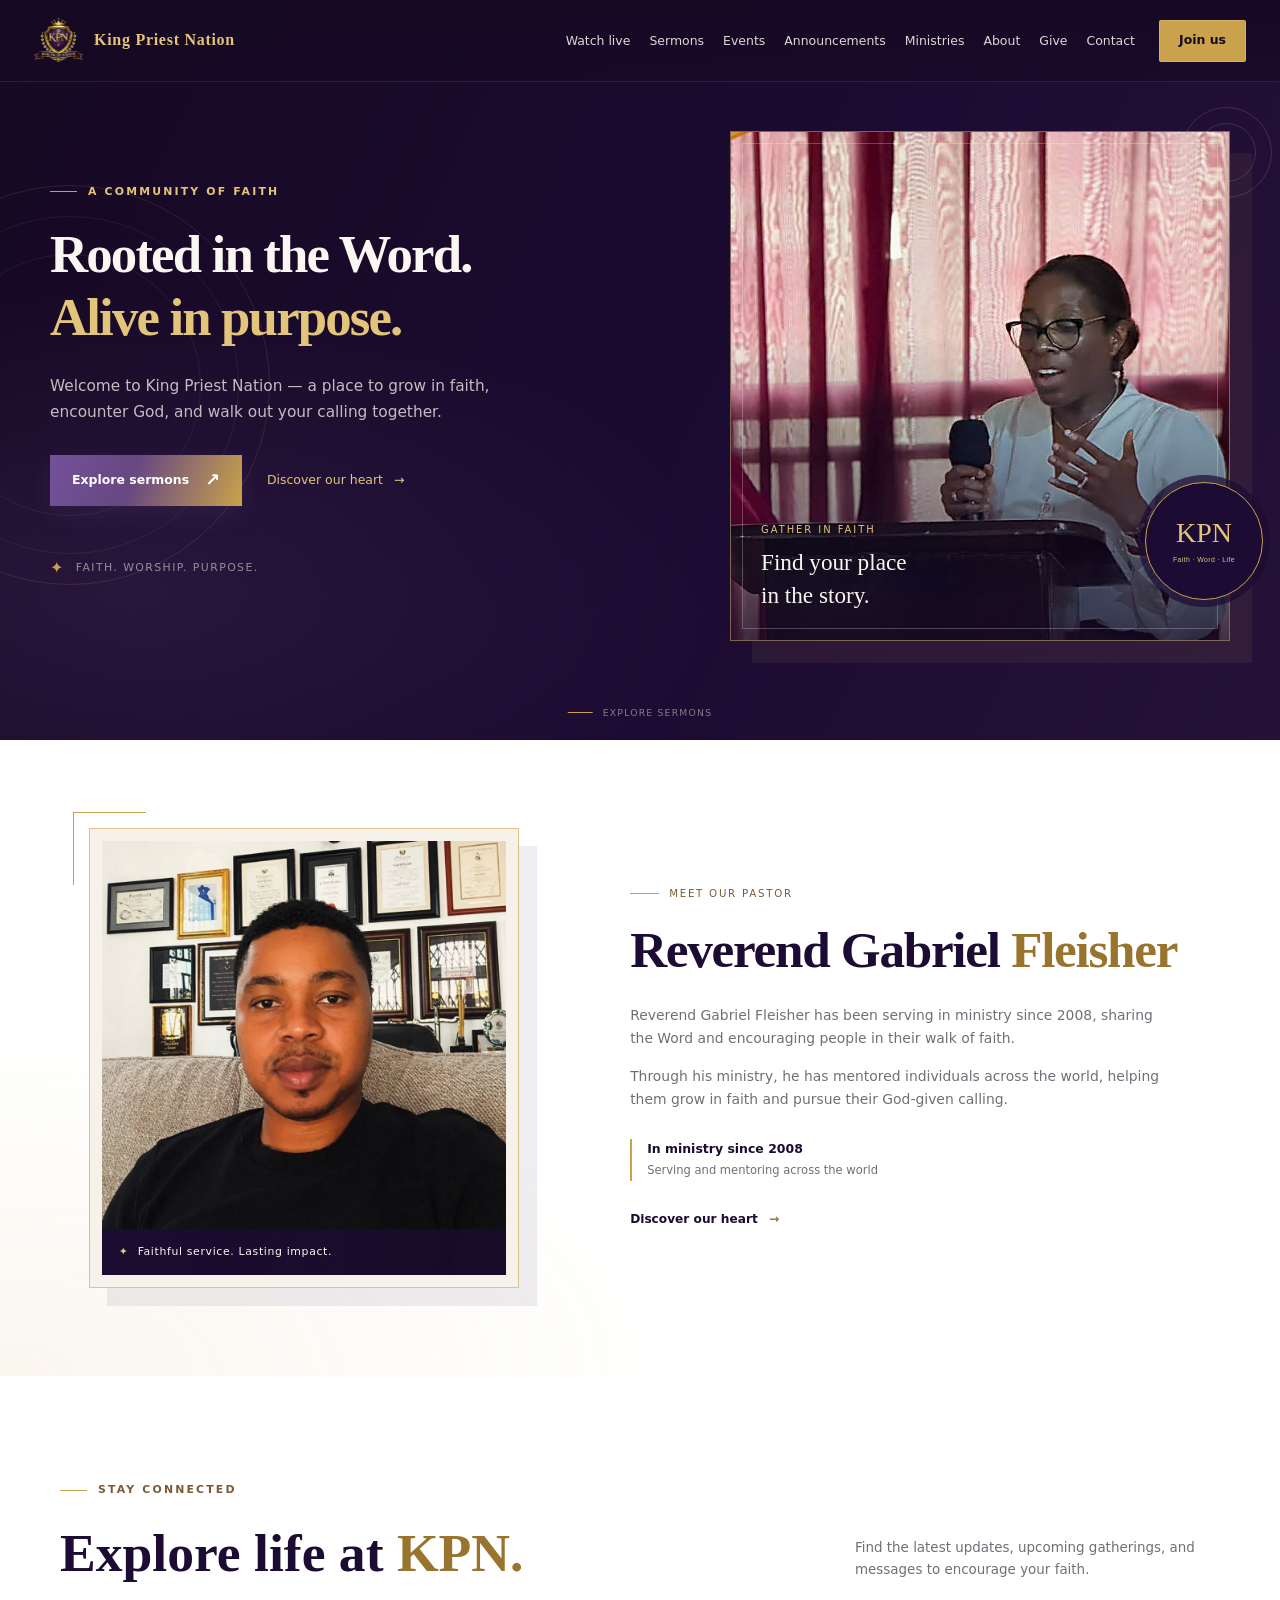
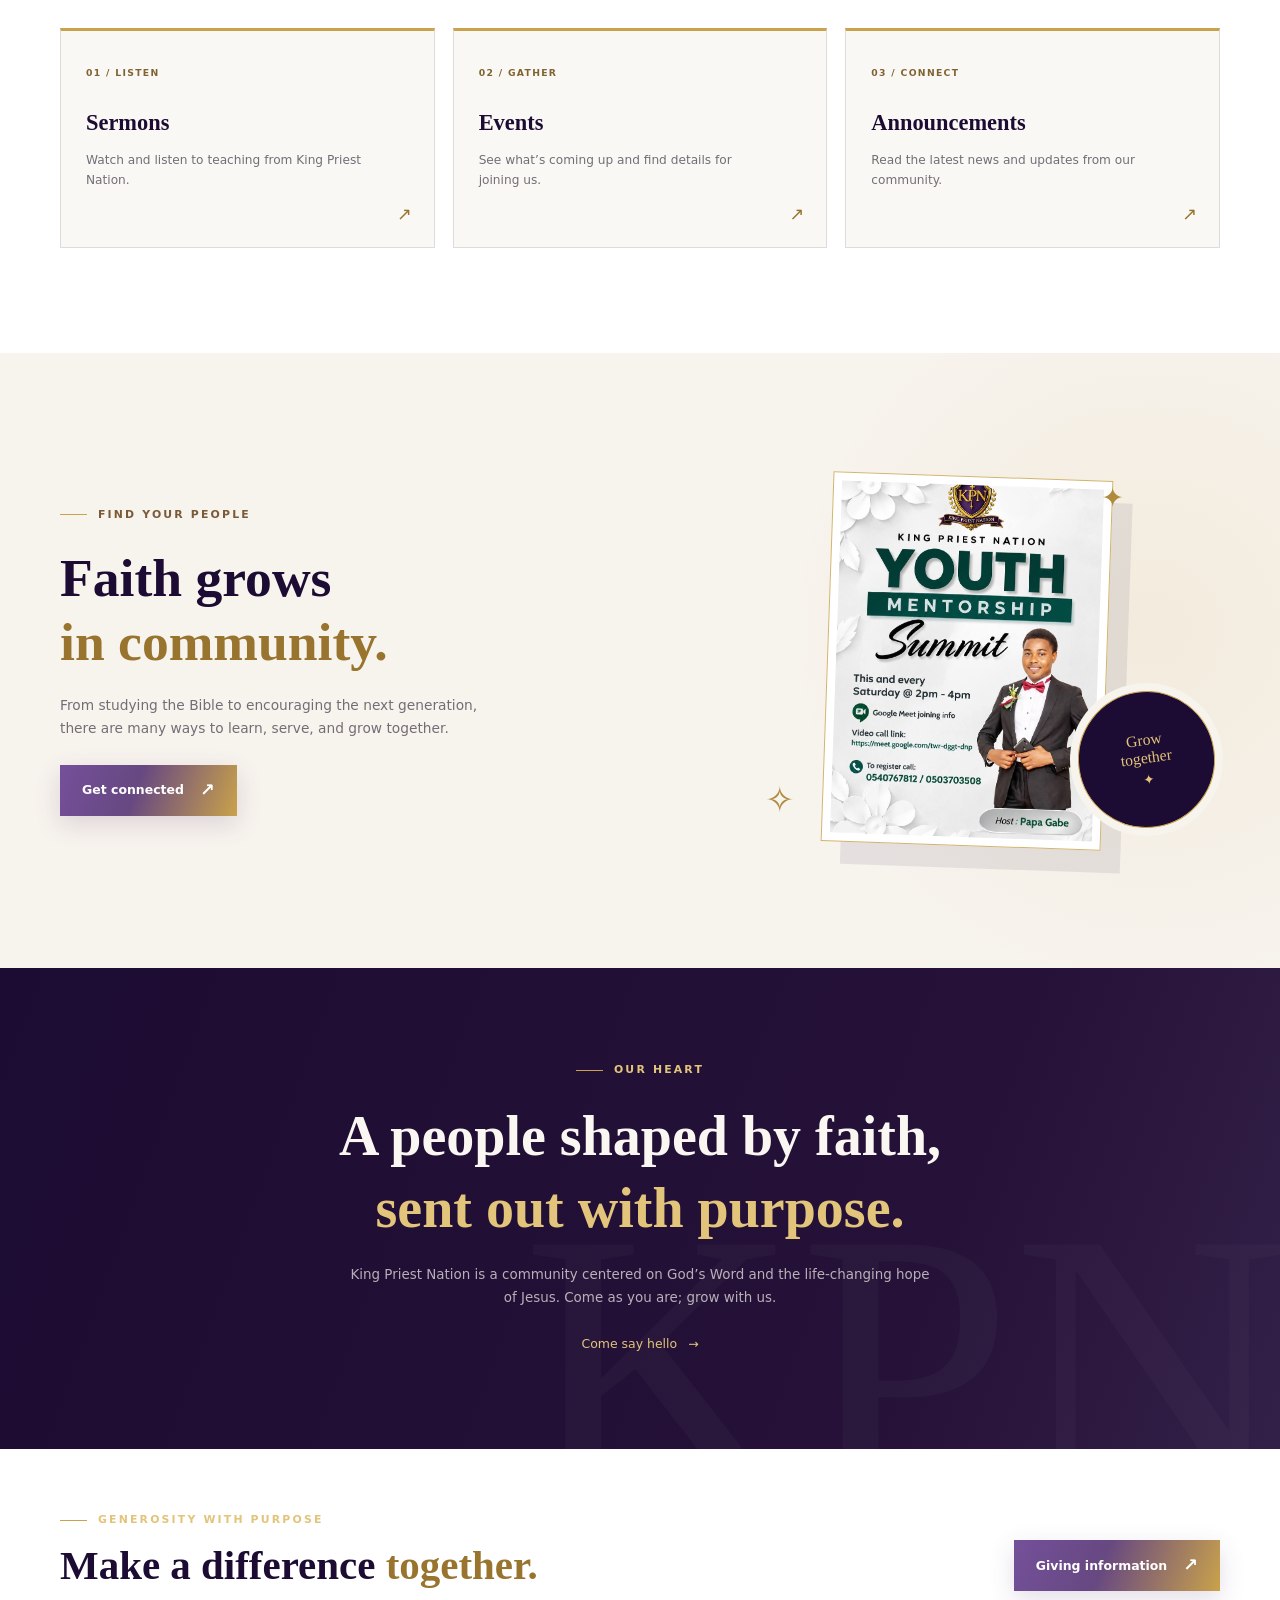
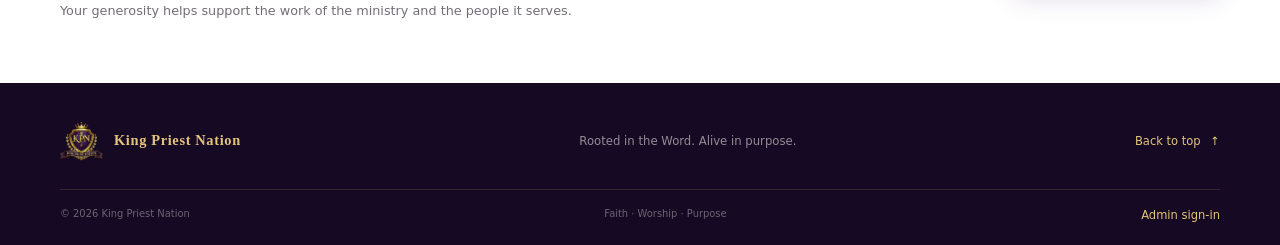
<file: KPN-theme-preview/index.html>
<!DOCTYPE html>
<html lang="en">
<head>
  <meta charset="UTF-8">
  <meta http-equiv="Content-Security-Policy" content="default-src 'self'; script-src 'self' https://www.gstatic.com https://www.googleapis.com https://apis.google.com https://www.recaptcha.net https://www.google.com; style-src 'self' 'unsafe-inline' https://fonts.googleapis.com; font-src https://fonts.gstatic.com; img-src 'self' data:; connect-src 'self' https://*.googleapis.com https://*.firebaseio.com wss://*.firebaseio.com; frame-src https://www.google.com https://www.recaptcha.net https://kpn-site-fb660.firebaseapp.com; object-src 'none'; base-uri 'self'; form-action 'self'">
  <meta name="viewport" content="width=device-width, initial-scale=1">
  <meta name="theme-color" content="#1c0b32">
  <meta name="description" content="King Priest Nation: a community rooted in faith, worship, and the Word.">
  <title>King Priest Nation | Faith. Worship. Purpose.</title>
  <link rel="preconnect" href="https://fonts.googleapis.com">
  <link rel="preconnect" href="https://fonts.gstatic.com" crossorigin>
  <link href="https://fonts.googleapis.com/css2?family=Cinzel:wght@600;700&family=Poppins:wght@400;500;600;700&display=swap" rel="stylesheet">
  <link rel="stylesheet" href="style.css">
</head>
<body>
  <div id="header-component"></div>

  <main>
    <div id="hero-component"></div>
    <div id="welcome-component"></div>
    <section class="section home-content-links" aria-labelledby="content-links-title">
      <div class="section-heading">
        <div>
          <p class="eyebrow eyebrow-dark"><span></span> Stay connected</p>
          <h2 id="content-links-title">Explore life at <em>KPN.</em></h2>
        </div>
        <p class="section-intro">Find the latest updates, upcoming gatherings, and messages to encourage your faith.</p>
      </div>
      <div class="content-link-grid">
        <a class="content-link-card" href="sermons.html">
          <span class="content-link-number">01 / LISTEN</span>
          <h3>Sermons</h3>
          <p>Watch and listen to teaching from King Priest Nation.</p>
          <span class="content-link-arrow" aria-hidden="true">↗</span>
        </a>
        <a class="content-link-card" href="events.html">
          <span class="content-link-number">02 / GATHER</span>
          <h3>Events</h3>
          <p>See what’s coming up and find details for joining us.</p>
          <span class="content-link-arrow" aria-hidden="true">↗</span>
        </a>
        <a class="content-link-card" href="announcements.html">
          <span class="content-link-number">03 / CONNECT</span>
          <h3>Announcements</h3>
          <p>Read the latest news and updates from our community.</p>
          <span class="content-link-arrow" aria-hidden="true">↗</span>
        </a>
      </div>
    </section>
    <div id="ministries-component"></div>
    <div id="about-component"></div>
    <div id="giving-component"></div>
    <div id="footer-component"></div>
  </main>

  <script src="component-loader.js"></script>
  <script src="header.js"></script>
  <script src="hero.js"></script>
  <script src="welcome.js"></script>
  <script src="ministries.js"></script>
  <script src="about.js"></script>
  <script src="giving.js"></script>
  <script src="footer.js"></script>
  <script src="script.js"></script>
</body>
</html>
</file>
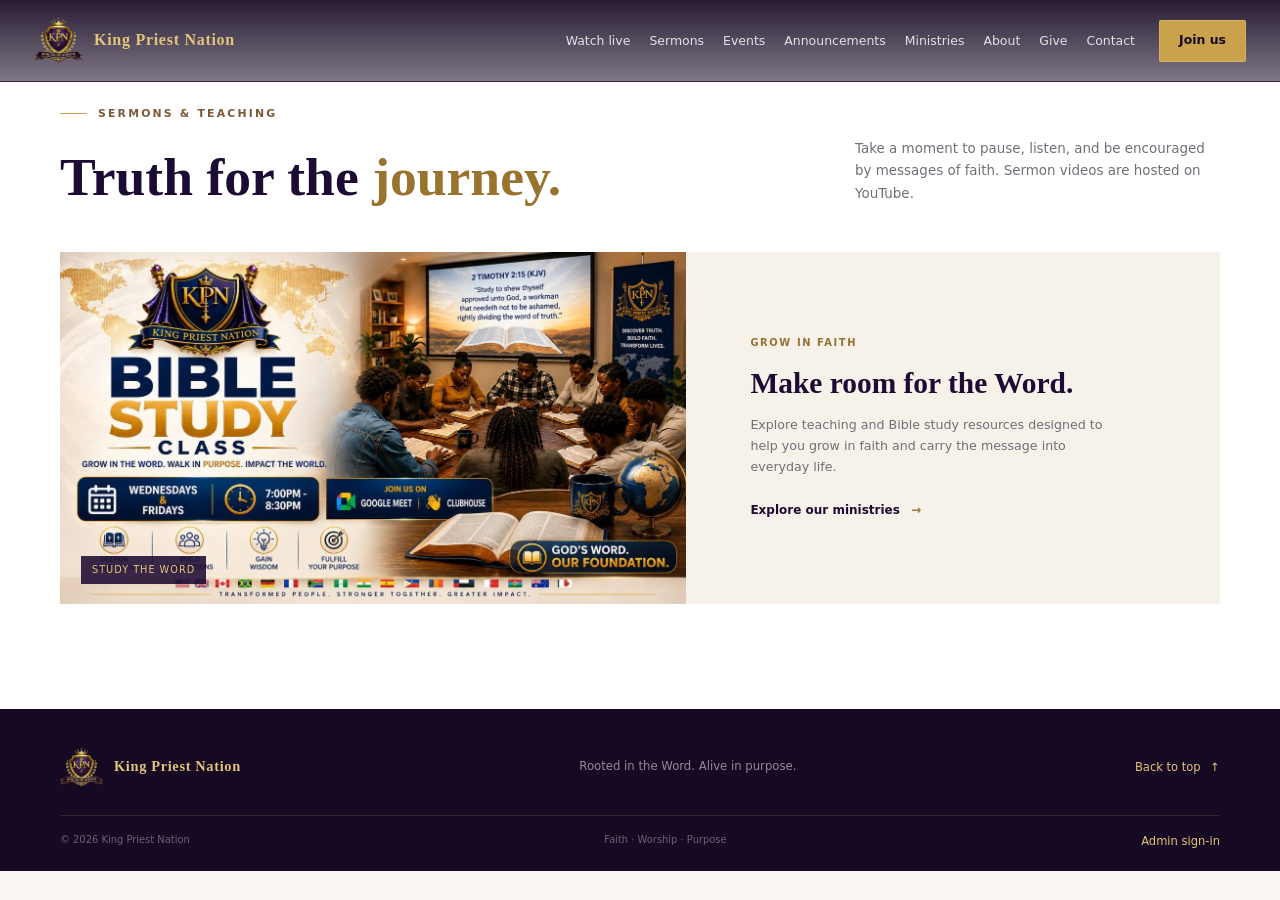
<file: KPN-theme-preview/sermons.html>
<!DOCTYPE html>
<html lang="en">
<head>
  <meta charset="UTF-8">
  <meta http-equiv="Content-Security-Policy" content="default-src 'self'; script-src 'self' https://www.gstatic.com https://www.googleapis.com https://apis.google.com https://www.recaptcha.net https://www.google.com; style-src 'self' 'unsafe-inline' https://fonts.googleapis.com; font-src https://fonts.gstatic.com; img-src 'self' data:; connect-src 'self' https://*.googleapis.com https://*.firebaseio.com wss://*.firebaseio.com; frame-src https://www.google.com https://www.recaptcha.net https://kpn-site-fb660.firebaseapp.com; object-src 'none'; base-uri 'self'; form-action 'self'">
  <meta name="viewport" content="width=device-width, initial-scale=1">
  <meta name="theme-color" content="#1c0b32">
  <meta name="description" content="Sermons and Bible teaching from King Priest Nation.">
  <title>Sermons | King Priest Nation</title>
  <link rel="preconnect" href="https://fonts.googleapis.com">
  <link rel="preconnect" href="https://fonts.gstatic.com" crossorigin>
  <link href="https://fonts.googleapis.com/css2?family=Cinzel:wght@600;700&family=Poppins:wght@400;500;600;700&display=swap" rel="stylesheet">
  <link rel="stylesheet" href="style.css">
</head>
<body>
  <div id="header-component"></div>
  <main class="content-page">
    <div id="sermons-component"></div>
  </main>
  <div id="footer-component"></div>
  <script src="component-loader.js"></script>
  <script src="header.js"></script>
  <script src="footer.js"></script>
  <script src="sermons.js"></script>
  <script src="script.js"></script>
</body>
</html>
</file>
<file: KPN-theme-preview/style.css>
:root {
  --purple-950: #160923;
  --purple-900: #1c0b32;
  --purple-800: #27123e;
  --purple-700: #35204e;
  --purple-500: #60447e;
  --gold: #c9a24b;
  --gold-light: #e2c47a;
  --cream: #faf7f2;
  --ink: #211b25;
  --muted: #746d77;
  --header-h: 82px;
}

* { box-sizing: border-box; margin: 0; padding: 0; }
html { scroll-behavior: smooth; scroll-padding-top: var(--header-h); }
body {
  font-family: "Poppins", system-ui, sans-serif;
  background: var(--cream);
  color: var(--cream);
  line-height: 1.65;
}
a { color: inherit; text-decoration: none; }
img { display: block; max-width: 100%; }
ul { list-style: none; }
:focus-visible { outline: 2px solid var(--gold-light); outline-offset: 4px; }

.site-header {
  position: fixed;
  inset: 0 0 auto;
  z-index: 100;
  height: var(--header-h);
  background: linear-gradient(to bottom, rgba(22, 9, 35, .92), rgba(22, 9, 35, .55));
  border-bottom: 1px solid rgba(226, 196, 122, .12);
  transition: background .25s ease, box-shadow .25s ease;
}
.site-header.scrolled,
.site-header.menu-open {
  background: rgba(28, 11, 50, .97);
  box-shadow: 0 8px 24px rgba(0, 0, 0, .16);
}
.header-inner {
  max-width: 1280px;
  height: 100%;
  margin: 0 auto;
  padding: 0 34px;
  display: flex;
  align-items: center;
  justify-content: space-between;
  gap: 24px;
}
.brand { display: flex; align-items: center; gap: 11px; flex-shrink: 0; }
.brand-logo { width: 49px; height: 49px; object-fit: contain; }
.brand-name {
  font-family: "Cinzel", Georgia, serif;
  font-weight: 700;
  font-size: 1rem;
  letter-spacing: .045em;
  color: var(--gold-light);
  white-space: nowrap;
}
.site-nav { display: flex; align-items: center; gap: 24px; }
.site-nav ul { display: flex; align-items: center; gap: 19px; }
.site-nav ul a {
  position: relative;
  padding: 8px 0;
  color: rgba(250, 247, 242, .87);
  font-size: .78rem;
  font-weight: 500;
  white-space: nowrap;
  transition: color .2s ease;
}
.site-nav ul a::after {
  position: absolute;
  right: 0;
  bottom: 2px;
  left: 0;
  height: 1px;
  background: var(--gold);
  content: "";
  transform: scaleX(0);
  transform-origin: left;
  transition: transform .2s ease;
}
.site-nav ul a:hover { color: var(--gold-light); }
.site-nav ul a:hover::after { transform: scaleX(1); }
.btn-gold {
  display: inline-flex;
  justify-content: center;
  align-items: center;
  min-height: 42px;
  padding: 0 19px;
  border: 1px solid rgba(226, 196, 122, .5);
  border-radius: 2px;
  background: var(--gold);
  color: var(--purple-950);
  font-size: .78rem;
  font-weight: 700;
  white-space: nowrap;
  transition: transform .2s ease, background .2s ease;
}
.btn-gold:hover { background: var(--gold-light); transform: translateY(-2px); }
.menu-toggle {
  display: none;
  width: 44px;
  height: 44px;
  background: none;
  border: 0;
  cursor: pointer;
  flex-direction: column;
  align-items: center;
  justify-content: center;
  gap: 6px;
}
.menu-toggle span {
  width: 24px;
  height: 2px;
  background: var(--gold-light);
  transition: transform .25s ease, opacity .2s ease;
}
.menu-toggle[aria-expanded="true"] span:nth-child(1) { transform: translateY(8px) rotate(45deg); }
.menu-toggle[aria-expanded="true"] span:nth-child(2) { opacity: 0; }
.menu-toggle[aria-expanded="true"] span:nth-child(3) { transform: translateY(-8px) rotate(-45deg); }

.hero {
  position: relative;
  min-height: 740px;
  overflow: hidden;
  background:
    radial-gradient(ellipse at 10% 80%, rgba(96, 68, 126, .22), transparent 36%),
    linear-gradient(115deg, var(--purple-950) 0%, var(--purple-900) 59%, #261238 100%);
}
.hero-glow {
  position: absolute;
  top: 25%;
  left: -130px;
  width: 400px;
  height: 400px;
  border: 1px solid rgba(226, 196, 122, .12);
  border-radius: 50%;
}
.hero-glow::before,
.hero-glow::after {
  position: absolute;
  border: 1px solid rgba(226, 196, 122, .08);
  border-radius: 50%;
  content: "";
}
.hero-glow::before { inset: 30px; }
.hero-glow::after { inset: 68px; }
.hero-inner {
  position: relative;
  z-index: 1;
  display: grid;
  grid-template-columns: 1.04fr .96fr;
  align-items: center;
  gap: 5%;
  width: min(1180px, calc(100% - 80px));
  min-height: 740px;
  margin: 0 auto;
  padding: 112px 0 80px;
}
.hero-copy { position: relative; z-index: 2; padding: 20px 0 28px; }
.eyebrow {
  display: flex;
  align-items: center;
  gap: 11px;
  margin-bottom: 22px;
  color: var(--gold-light);
  font-size: .68rem;
  font-weight: 600;
  letter-spacing: .2em;
  text-transform: uppercase;
}
.eyebrow > span {
  width: 27px;
  height: 1px;
  background: var(--gold);
}
.hero h1,
.section h2,
.about-band h2,
.give-section h2 {
  font-family: "Cinzel", Georgia, serif;
  font-weight: 600;
  line-height: 1.21;
}
.hero h1 { max-width: 700px; font-size: clamp(2.6rem, 4.5vw, 3.3rem); letter-spacing: -.035em; }
.hero h1 em,
.section h2 em,
.about-band h2 em,
.give-section h2 em,
.ministry-copy h2 em {
  color: var(--gold-light);
  font-weight: 600;
  font-style: normal;
}
.hero-description {
  max-width: 480px;
  margin: 24px 0 30px;
  color: rgba(250, 247, 242, .75);
  font-size: .96rem;
}
.hero-actions { display: flex; flex-wrap: wrap; align-items: center; gap: 25px; }
.btn-gradient {
  display: inline-flex;
  align-items: center;
  justify-content: center;
  gap: 16px;
  min-height: 51px;
  padding: 0 22px;
  border: 0;
  background: linear-gradient(110deg, #74509a 0%, #674881 43%, #c9a24b 100%);
  box-shadow: 0 8px 25px rgba(105, 73, 128, .19);
  color: #fff;
  font-size: .78rem;
  font-weight: 600;
  transition: filter .2s ease, transform .2s ease;
}
.btn-gradient span { font-size: 1.1rem; }
.btn-gradient:hover { filter: brightness(1.1); transform: translateY(-2px); }
.text-link { color: var(--gold-light); font-size: .78rem; font-weight: 500; }
.text-link span { margin-left: 7px; transition: margin .2s ease; }
.text-link:hover span { margin-left: 12px; }
.hero-note {
  display: flex;
  align-items: center;
  gap: 11px;
  margin-top: 49px;
  color: rgba(250, 247, 242, .53);
  font-size: .68rem;
  letter-spacing: .13em;
  text-transform: uppercase;
}
.note-mark { color: var(--gold); font-size: 1rem; }
.hero-visual { position: relative; width: min(100%, 500px); justify-self: end; }
.hero-photo-wrap {
  position: relative;
  z-index: 1;
  width: 100%;
  height: 510px;
  overflow: hidden;
  border: 1px solid rgba(226, 196, 122, .48);
  box-shadow: 22px 22px 0 rgba(201, 162, 75, .08);
}
.hero-photo-wrap::before {
  position: absolute;
  z-index: 2;
  inset: 11px;
  border: 1px solid rgba(250, 247, 242, .25);
  content: "";
  pointer-events: none;
}
.hero-photo { width: 100%; height: 100%; object-fit: cover; object-position: center 38%; }
.photo-shade {
  position: absolute;
  inset: 0;
  background: linear-gradient(180deg, rgba(28, 11, 50, .02) 40%, rgba(22, 9, 35, .8) 100%);
}
.photo-caption { position: absolute; right: 30px; bottom: 29px; left: 30px; display: flex; flex-direction: column; }
.caption-kicker { color: var(--gold-light); font-size: .62rem; letter-spacing: .2em; text-transform: uppercase; }
.caption-title { margin-top: 8px; font-family: "Cinzel", Georgia, serif; font-size: 1.45rem; line-height: 1.4; }
.hero-seal {
  position: absolute;
  z-index: 2;
  right: -33px;
  bottom: 41px;
  display: flex;
  width: 118px;
  height: 118px;
  align-items: center;
  justify-content: center;
  flex-direction: column;
  border: 1px solid var(--gold);
  border-radius: 50%;
  background: var(--purple-900);
  box-shadow: 0 0 0 7px rgba(28, 11, 50, .7);
  color: var(--gold-light);
  font-family: "Cinzel", Georgia, serif;
}
.hero-seal span { font-size: 1.75rem; line-height: 1.15; }
.hero-seal small { margin-top: 5px; font-family: "Poppins", sans-serif; font-size: .43rem; letter-spacing: .06em; }
.hero-orbit { position: absolute; border: 1px solid rgba(226, 196, 122, .18); border-radius: 50%; }
.hero-orbit-one { top: -24px; right: -42px; width: 91px; height: 91px; }
.hero-orbit-two { top: -8px; right: -26px; width: 59px; height: 59px; }
.scroll-cue {
  position: absolute;
  bottom: 20px;
  left: 50%;
  display: flex;
  align-items: center;
  gap: 10px;
  color: rgba(250, 247, 242, .47);
  font-size: .58rem;
  letter-spacing: .13em;
  text-transform: uppercase;
  transform: translateX(-50%);
}
.scroll-cue span { width: 25px; height: 1px; background: var(--gold); }

.pastor-intro {
  position: relative;
  overflow: hidden;
  padding: 88px 40px;
  background:
    radial-gradient(ellipse at 0% 100%, rgba(201, 162, 75, .09), transparent 38%),
    #fff;
  color: var(--ink);
}
.pastor-inner {
  display: grid;
  width: min(100%, 1120px);
  grid-template-columns: .88fr 1.12fr;
  align-items: center;
  gap: clamp(48px, 8vw, 104px);
  margin: 0 auto;
}
.pastor-portrait {
  position: relative;
  width: min(100%, 430px);
  justify-self: center;
  padding: 12px;
  border: 1px solid rgba(201, 162, 75, .58);
  background: #f6f1e9;
  box-shadow: 18px 18px 0 rgba(53, 32, 78, .08);
}
.pastor-portrait::before {
  position: absolute;
  z-index: 0;
  top: -17px;
  left: -17px;
  width: 72px;
  height: 72px;
  border-top: 1px solid var(--gold);
  border-left: 1px solid var(--gold);
  content: "";
}
.pastor-portrait img {
  position: relative;
  z-index: 1;
  width: 100%;
  aspect-ratio: 4 / 4.3;
  object-fit: cover;
  object-position: center 28%;
}
.pastor-portrait-caption {
  position: absolute;
  z-index: 2;
  right: 12px;
  bottom: 12px;
  left: 12px;
  display: flex;
  align-items: center;
  gap: 9px;
  padding: 14px 17px;
  background: linear-gradient(90deg, rgba(28, 11, 50, .94), rgba(28, 11, 50, .72));
  color: var(--cream);
  font-size: .68rem;
  letter-spacing: .06em;
}
.pastor-caption-mark { color: var(--gold-light); }
.pastor-copy { max-width: 570px; }
.pastor-eyebrow {
  display: flex;
  align-items: center;
  gap: 10px;
  margin-bottom: 17px;
  color: #7b5a38;
  font-size: .64rem;
  letter-spacing: .17em;
  text-transform: uppercase;
}
.pastor-eyebrow span { width: 29px; height: 1px; background: var(--gold); }
.pastor-copy h2 {
  margin-bottom: 24px;
  color: var(--purple-900);
  font-family: "Cinzel", Georgia, serif;
  font-size: clamp(2.15rem, 4vw, 3.25rem);
  font-weight: 600;
  line-height: 1.2;
  letter-spacing: -.025em;
}
.pastor-copy h2 em { color: #98742e; font-style: normal; }
.pastor-copy > p:not(.pastor-eyebrow) {
  max-width: 530px;
  margin-bottom: 15px;
  color: var(--muted);
  font-size: .87rem;
}
.pastor-ministry-note {
  display: flex;
  align-items: center;
  gap: 15px;
  margin: 27px 0 24px;
  color: var(--muted);
  font-size: .72rem;
  line-height: 1.8;
}
.pastor-ministry-note strong { color: var(--purple-900); font-size: .78rem; }
.pastor-note-line { width: 2px; height: 42px; background: var(--gold); }
.pastor-link {
  color: var(--purple-900);
  font-size: .76rem;
  font-weight: 600;
}
.pastor-link span { margin-left: 7px; color: #98742e; transition: margin .2s ease; }
.pastor-link:hover span { margin-left: 12px; }

.announcements-section { background: #fff; color: var(--ink); }
.announcements-heading { display: flex; align-items: end; justify-content: space-between; gap: 40px; margin-bottom: 38px; }
.announcements-heading h2 {
  color: var(--purple-900);
  font-family: "Cinzel", Georgia, serif;
  font-size: clamp(2rem, 4.3vw, 3.2rem);
  font-weight: 600;
  line-height: 1.22;
}
.announcements-heading h2 em { color: #98742e; font-style: normal; }
.announcements-heading .section-intro { max-width: 365px; padding-bottom: 5px; color: var(--muted); font-size: .84rem; }
.announcement-list { display: grid; grid-template-columns: repeat(3, minmax(0, 1fr)); gap: 18px; }
.announcement-card {
  min-height: 190px;
  padding: 25px 24px;
  border: 1px solid rgba(53, 32, 78, .1);
  border-top: 3px solid var(--gold);
  background: #faf8f4;
}
.announcement-label { margin-bottom: 10px; color: #806333; font-size: .58rem; font-weight: 600; letter-spacing: .15em; text-transform: uppercase; }
.announcement-card h3 { color: var(--purple-900); font-family: "Cinzel", Georgia, serif; font-size: 1.07rem; line-height: 1.4; }
.announcement-body { margin-top: 12px; color: var(--muted); font-size: .76rem; white-space: pre-wrap; overflow-wrap: anywhere; }
.announcement-state { grid-column: 1 / -1; padding: 26px; border: 1px solid rgba(53, 32, 78, .1); color: var(--muted); font-size: .8rem; text-align: center; }
.content-page { min-height: 65vh; background: var(--cream); }
.home-content-links { background: #fff; color: var(--ink); }
.content-link-grid { display: grid; grid-template-columns: repeat(3, minmax(0, 1fr)); gap: 18px; }
.content-link-card {
  position: relative;
  min-height: 220px;
  padding: 27px 25px;
  border: 1px solid rgba(53, 32, 78, .13);
  border-top: 3px solid var(--gold);
  background: #faf8f4;
  color: var(--ink);
  transition: transform .2s ease, box-shadow .2s ease;
}
.content-link-card:hover { transform: translateY(-4px); box-shadow: 0 15px 30px rgba(32, 22, 39, .08); }
.content-link-number { color: #806333; font-size: .58rem; font-weight: 600; letter-spacing: .14em; }
.content-link-card h3 { margin-top: 21px; color: var(--purple-900); font-family: "Cinzel", Georgia, serif; font-size: 1.4rem; }
.content-link-card p { max-width: 280px; margin-top: 8px; color: var(--muted); font-size: .76rem; }
.content-link-arrow { position: absolute; right: 22px; bottom: 18px; color: #98742e; font-size: 1.1rem; }

.section { padding: 105px max(40px, calc((100% - 1160px) / 2)); }
.sermons-section { background: #fff; color: var(--ink); }
.section-heading { display: flex; align-items: end; justify-content: space-between; gap: 40px; margin-bottom: 42px; }
.eyebrow-dark { color: #7b5a38; }
.section h2,
.ministry-copy h2 { font-size: clamp(2rem, 4.3vw, 3.35rem); color: var(--purple-900); }
.section h2 em,
.ministry-copy h2 em { color: #98742e; }
.section-intro { max-width: 365px; padding-bottom: 5px; color: var(--muted); font-size: .84rem; }
.sermon-feature {
  display: grid;
  grid-template-columns: 1.08fr .92fr;
  min-height: 330px;
  background: #f6f1e9;
}
.sermon-image { position: relative; min-height: 330px; overflow: hidden; background: var(--purple-900); }
.sermon-image img { width: 100%; height: 100%; min-height: 330px; object-fit: cover; object-position: center; }
.image-tag {
  position: absolute;
  bottom: 20px;
  left: 21px;
  padding: 6px 11px;
  background: rgba(28, 11, 50, .87);
  color: var(--gold-light);
  font-size: .61rem;
  letter-spacing: .1em;
  text-transform: uppercase;
}
.sermon-copy { display: flex; align-items: flex-start; justify-content: center; flex-direction: column; padding: 40px clamp(28px, 5vw, 66px); }
.content-label { color: #957234; font-size: .62rem; font-weight: 600; letter-spacing: .16em; text-transform: uppercase; }
.sermon-copy h3 { margin: 13px 0; color: var(--purple-900); font-family: "Cinzel", Georgia, serif; font-size: clamp(1.4rem, 2.3vw, 2rem); font-weight: 600; line-height: 1.3; }
.sermon-copy p { max-width: 370px; color: var(--muted); font-size: .79rem; }
.arrow-link { margin-top: 23px; color: var(--purple-900); font-size: .75rem; font-weight: 600; }
.arrow-link span { margin-left: 7px; color: #98742e; }

.gatherings-section { background: var(--purple-950); }
.section-heading-light h2 { color: var(--cream); }
.section-heading-light .section-intro { color: rgba(250, 247, 242, .62); }
.gathering-grid { display: grid; grid-template-columns: 1.2fr 1fr 1fr; gap: 18px; }
.event-list { grid-template-columns: repeat(3, minmax(0, 1fr)); }
.gathering-card {
  position: relative;
  min-height: 315px;
  overflow: hidden;
  background: var(--purple-800);
}
.gathering-card img { width: 100%; height: 100%; min-height: 315px; object-fit: cover; transition: transform .5s ease; }
.gathering-card-feature img { object-position: center 24%; }
.gathering-card:hover img { transform: scale(1.035); }
.gathering-card::after { position: absolute; inset: 0; background: linear-gradient(180deg, transparent 29%, rgba(22, 9, 35, .88) 100%); content: ""; }
.gathering-overlay { position: absolute; z-index: 1; right: 23px; bottom: 22px; left: 23px; }
.gathering-overlay .content-label { color: var(--gold-light); }
.gathering-overlay h3 { margin-top: 5px; font-family: "Cinzel", Georgia, serif; font-size: 1.12rem; font-weight: 600; }
.event-card { min-height: 290px; padding: 26px; border: 1px solid rgba(226, 196, 122, .4); background: linear-gradient(145deg, var(--purple-800), var(--purple-950)); }
.event-card::after { display: none; }
.event-card:hover { transform: translateY(-3px); }
.event-card-content { position: relative; z-index: 1; display: flex; height: 100%; flex-direction: column; }
.event-card-date { color: var(--gold-light); font-size: .64rem; font-weight: 500; letter-spacing: .04em; }
.event-card h3 { margin-top: 14px; color: var(--cream); font-family: "Cinzel", Georgia, serif; font-size: 1.22rem; line-height: 1.4; }
.event-card-description { margin-top: 10px; color: rgba(250, 247, 242, .72); font-size: .75rem; white-space: pre-wrap; overflow-wrap: anywhere; }
.event-card-location { margin-top: 13px; color: rgba(250, 247, 242, .58); font-size: .67rem; }
.event-card-link { align-self: flex-start; margin-top: auto; padding-top: 18px; color: var(--gold-light); font-size: .7rem; font-weight: 600; }
.event-card-link:hover { color: #fff; }
.public-event-state { grid-column: 1 / -1; padding: 28px; border: 1px solid rgba(226, 196, 122, .28); color: rgba(250, 247, 242, .75); font-size: .8rem; text-align: center; }

.ministries-section {
  display: grid;
  grid-template-columns: 1fr .9fr;
  align-items: center;
  gap: 8%;
  overflow: hidden;
  background:
    radial-gradient(circle at 90% 45%, rgba(201, 162, 75, .1), transparent 30%),
    #f7f3ed;
  color: var(--ink);
}
.ministry-copy > p:not(.eyebrow) { max-width: 420px; margin: 19px 0 25px; color: var(--muted); font-size: .86rem; }
.ministry-copy .btn-gradient { color: #fff; }
.ministry-art { position: relative; display: flex; min-height: 405px; align-items: center; justify-content: center; }
.ministry-poster {
  width: min(280px, 67%);
  height: 370px;
  padding: 8px;
  border: 1px solid rgba(201, 162, 75, .8);
  background: #fff;
  box-shadow: 20px 22px 0 rgba(53, 32, 78, .09);
  transform: rotate(2deg);
}
.ministry-poster img { width: 100%; height: 100%; object-fit: cover; }
.ministry-stamp {
  position: absolute;
  right: 1%;
  bottom: 35px;
  display: flex;
  width: 137px;
  height: 137px;
  align-items: center;
  justify-content: center;
  flex-direction: column;
  border: 1px solid var(--gold);
  border-radius: 50%;
  background: var(--purple-900);
  box-shadow: 0 0 0 8px #f7f3ed;
  color: var(--gold-light);
  font-family: "Cinzel", Georgia, serif;
  font-size: .98rem;
  line-height: 1.2;
  transform: rotate(-8deg);
}
.ministry-stamp b { margin-top: 4px; font-family: sans-serif; font-size: .85rem; font-weight: 400; }
.ministry-spark { position: absolute; color: #b18a3d; }
.ministry-spark-one { top: 18px; right: 19%; font-size: 1.7rem; }
.ministry-spark-two { bottom: 34px; left: 10%; font-size: 2.2rem; }

.about-band {
  position: relative;
  overflow: hidden;
  padding: 93px 30px;
  background: linear-gradient(110deg, var(--purple-900), #261238 72%, #332048);
  text-align: center;
}
.about-inner { position: relative; z-index: 1; max-width: 740px; margin: 0 auto; }
.about-band .eyebrow { justify-content: center; }
.about-band h2 { font-family: "Cinzel", Georgia, serif; font-size: clamp(2rem, 4.5vw, 3.5rem); font-weight: 600; line-height: 1.28; }
.about-band p:not(.eyebrow) { max-width: 590px; margin: 20px auto 21px; color: rgba(250, 247, 242, .69); font-size: .84rem; }
.about-mark { position: absolute; right: -10px; bottom: -110px; color: rgba(250, 247, 242, .025); font-family: "Cinzel", Georgia, serif; font-size: 24rem; line-height: 1; }

.give-section { padding: 62px max(40px, calc((100% - 1160px) / 2)); background: #fff; color: var(--ink); }
.give-inner { display: flex; align-items: center; justify-content: space-between; gap: 35px; }
.give-section .eyebrow { margin-bottom: 12px; }
.give-section h2 { color: var(--purple-900); font-size: clamp(1.7rem, 3.2vw, 2.6rem); }
.give-section h2 em { color: #98742e; }
.give-section p:not(.eyebrow) { margin-top: 9px; color: var(--muted); font-size: .8rem; }
.give-section .btn-gradient { flex-shrink: 0; }

.site-footer { padding: 37px max(40px, calc((100% - 1160px) / 2)) 20px; background: var(--purple-950); }
.footer-main { display: flex; align-items: center; justify-content: space-between; gap: 24px; padding-bottom: 26px; }
.footer-brand .brand-logo { width: 43px; height: 43px; }
.footer-brand .brand-name { font-size: .9rem; }
.footer-main > p { color: rgba(250, 247, 242, .55); font-size: .73rem; }
.footer-link { color: var(--gold-light); font-size: .72rem; }
.footer-link span { margin-left: 6px; }
.footer-bottom { display: flex; justify-content: space-between; gap: 20px; padding-top: 16px; border-top: 1px solid rgba(226, 196, 122, .15); color: rgba(250, 247, 242, .38); font-size: .62rem; }

@media (max-width: 1100px) {
  .header-inner { padding: 0 24px; }
  .site-nav { gap: 17px; }
  .site-nav ul { gap: 13px; }
  .site-nav ul a { font-size: .72rem; }
  .hero-inner { width: min(100% - 64px, 1050px); gap: 4%; }
  .hero-photo-wrap { height: 470px; }
  .hero-seal { right: -18px; }
}
@media (max-width: 900px) {
  :root { --header-h: 74px; }
  .menu-toggle { display: flex; }
  .site-nav {
    position: fixed;
    top: var(--header-h);
    right: 0;
    left: 0;
    display: flex;
    height: calc(100vh - var(--header-h));
    align-items: stretch;
    justify-content: flex-start;
    flex-direction: column;
    gap: 22px;
    padding: 22px 28px 35px;
    overflow-y: auto;
    background: var(--purple-900);
    transform: translateX(100%);
    visibility: hidden;
    transition: transform .3s ease, visibility .3s ease;
  }
  .site-header.menu-open .site-nav { transform: translateX(0); visibility: visible; }
  .site-nav ul { align-items: stretch; flex-direction: column; gap: 0; }
  .site-nav ul a { display: block; padding: 13px 0; border-bottom: 1px solid rgba(226, 196, 122, .15); font-size: .95rem; }
  .site-nav ul a::after { display: none; }
  .nav-cta { min-height: 48px; }
  .hero, .hero-inner { min-height: 680px; }
  .hero-inner { grid-template-columns: 1fr .82fr; width: calc(100% - 60px); gap: 25px; }
  .hero h1 { font-size: clamp(2.55rem, 6vw, 4.3rem); }
  .hero-photo-wrap { height: 420px; }
  .hero-seal { right: -13px; bottom: 27px; width: 100px; height: 100px; }
  .hero-seal span { font-size: 1.45rem; }
  .section { padding: 82px 32px; }
  .gathering-grid { grid-template-columns: repeat(2, 1fr); }
  .event-list { grid-template-columns: repeat(2, minmax(0, 1fr)); }
  .gathering-card-feature { grid-column: span 2; min-height: 280px; }
  .gathering-card-feature img { min-height: 280px; }
  .give-section, .site-footer { padding-right: 32px; padding-left: 32px; }
}
@media (max-width: 640px) {
  .header-inner { padding: 0 18px; }
  .brand { gap: 8px; }
  .brand-logo { width: 42px; height: 42px; }
  .brand-name { font-size: .84rem; }
  .hero, .hero-inner { min-height: auto; }
  .hero-inner { display: flex; width: 100%; align-items: stretch; flex-direction: column; gap: 33px; padding: 118px 24px 76px; }
  .hero-copy { padding: 0; }
  .eyebrow { margin-bottom: 16px; font-size: .6rem; }
  .hero h1 { font-size: clamp(2.55rem, 12vw, 4rem); }
  .hero-description { max-width: 440px; margin: 18px 0 24px; font-size: .85rem; }
  .hero-actions { gap: 18px; }
  .btn-gradient { min-height: 48px; padding: 0 17px; font-size: .73rem; }
  .hero-note { margin-top: 28px; }
  .hero-visual { width: calc(100% - 10px); margin: 0 auto; }
  .hero-photo-wrap { height: min(112vw, 460px); }
  .hero-photo { object-position: center 35%; }
  .hero-seal { right: -10px; bottom: 20px; width: 88px; height: 88px; }
  .hero-seal span { font-size: 1.25rem; }
  .hero-seal small { font-size: .37rem; }
  .hero-orbit-one { right: -14px; }
  .hero-orbit-two { right: 2px; }
  .scroll-cue { bottom: 20px; white-space: nowrap; }
  .pastor-intro { padding: 65px 24px; }
  .pastor-inner { grid-template-columns: 1fr; gap: 42px; }
  .pastor-portrait { width: min(100%, 390px); }
  .pastor-copy { max-width: 600px; margin: 0 auto; }
  .pastor-copy h2 { margin-bottom: 19px; font-size: clamp(2rem, 9vw, 2.8rem); }
  .pastor-copy > p:not(.pastor-eyebrow) { font-size: .8rem; }
  .pastor-ministry-note { margin: 22px 0; }
  .section { padding: 66px 22px; }
  .section-heading, .announcements-heading { align-items: flex-start; flex-direction: column; gap: 13px; margin-bottom: 27px; }
  .announcements-heading h2 { font-size: clamp(2rem, 9vw, 2.8rem); }
  .announcements-heading .section-intro { max-width: 440px; font-size: .78rem; }
  .announcement-list { grid-template-columns: 1fr; gap: 12px; }
  .announcement-card { min-height: 0; padding: 22px 19px; }
  .content-link-grid { grid-template-columns: 1fr; gap: 12px; }
  .content-link-card { min-height: 180px; padding: 22px 19px; }
  .section h2, .ministry-copy h2 { font-size: clamp(2rem, 9vw, 2.8rem); }
  .section-intro { max-width: 440px; font-size: .78rem; }
  .sermon-feature { grid-template-columns: 1fr; }
  .sermon-image, .sermon-image img { min-height: 230px; max-height: 300px; }
  .sermon-copy { padding: 30px 25px 33px; }
  .gathering-grid { grid-template-columns: 1fr 1fr; gap: 12px; }
  .event-list { grid-template-columns: 1fr; }
  .gathering-card, .gathering-card img { min-height: 230px; }
  .gathering-card-feature { grid-column: span 2; min-height: 260px; }
  .gathering-card-feature img { min-height: 260px; }
  .gathering-overlay { right: 13px; bottom: 15px; left: 13px; }
  .gathering-overlay h3 { font-size: .9rem; }
  .gathering-overlay .content-label { font-size: .52rem; }
  .ministries-section { grid-template-columns: 1fr; gap: 22px; }
  .ministry-art { min-height: 360px; }
  .ministry-poster { height: 330px; }
  .ministry-stamp { right: 3%; width: 115px; height: 115px; font-size: .83rem; }
  .about-band { padding: 72px 22px; }
  .about-band h2 { font-size: clamp(1.9rem, 8.5vw, 2.8rem); }
  .about-band p:not(.eyebrow) { font-size: .78rem; }
  .give-section { padding: 47px 22px; }
  .give-inner { align-items: flex-start; flex-direction: column; gap: 22px; }
  .give-section h2 { font-size: 1.9rem; }
  .site-footer { padding: 30px 22px 18px; }
  .footer-main { align-items: flex-start; flex-direction: column; gap: 13px; }
  .footer-main > p { font-size: .69rem; }
  .footer-bottom { font-size: .57rem; }
}
@media (prefers-reduced-motion: reduce) {
  html { scroll-behavior: auto; }
  *, *::before, *::after { transition-duration: .01ms !important; }
}
</file>
